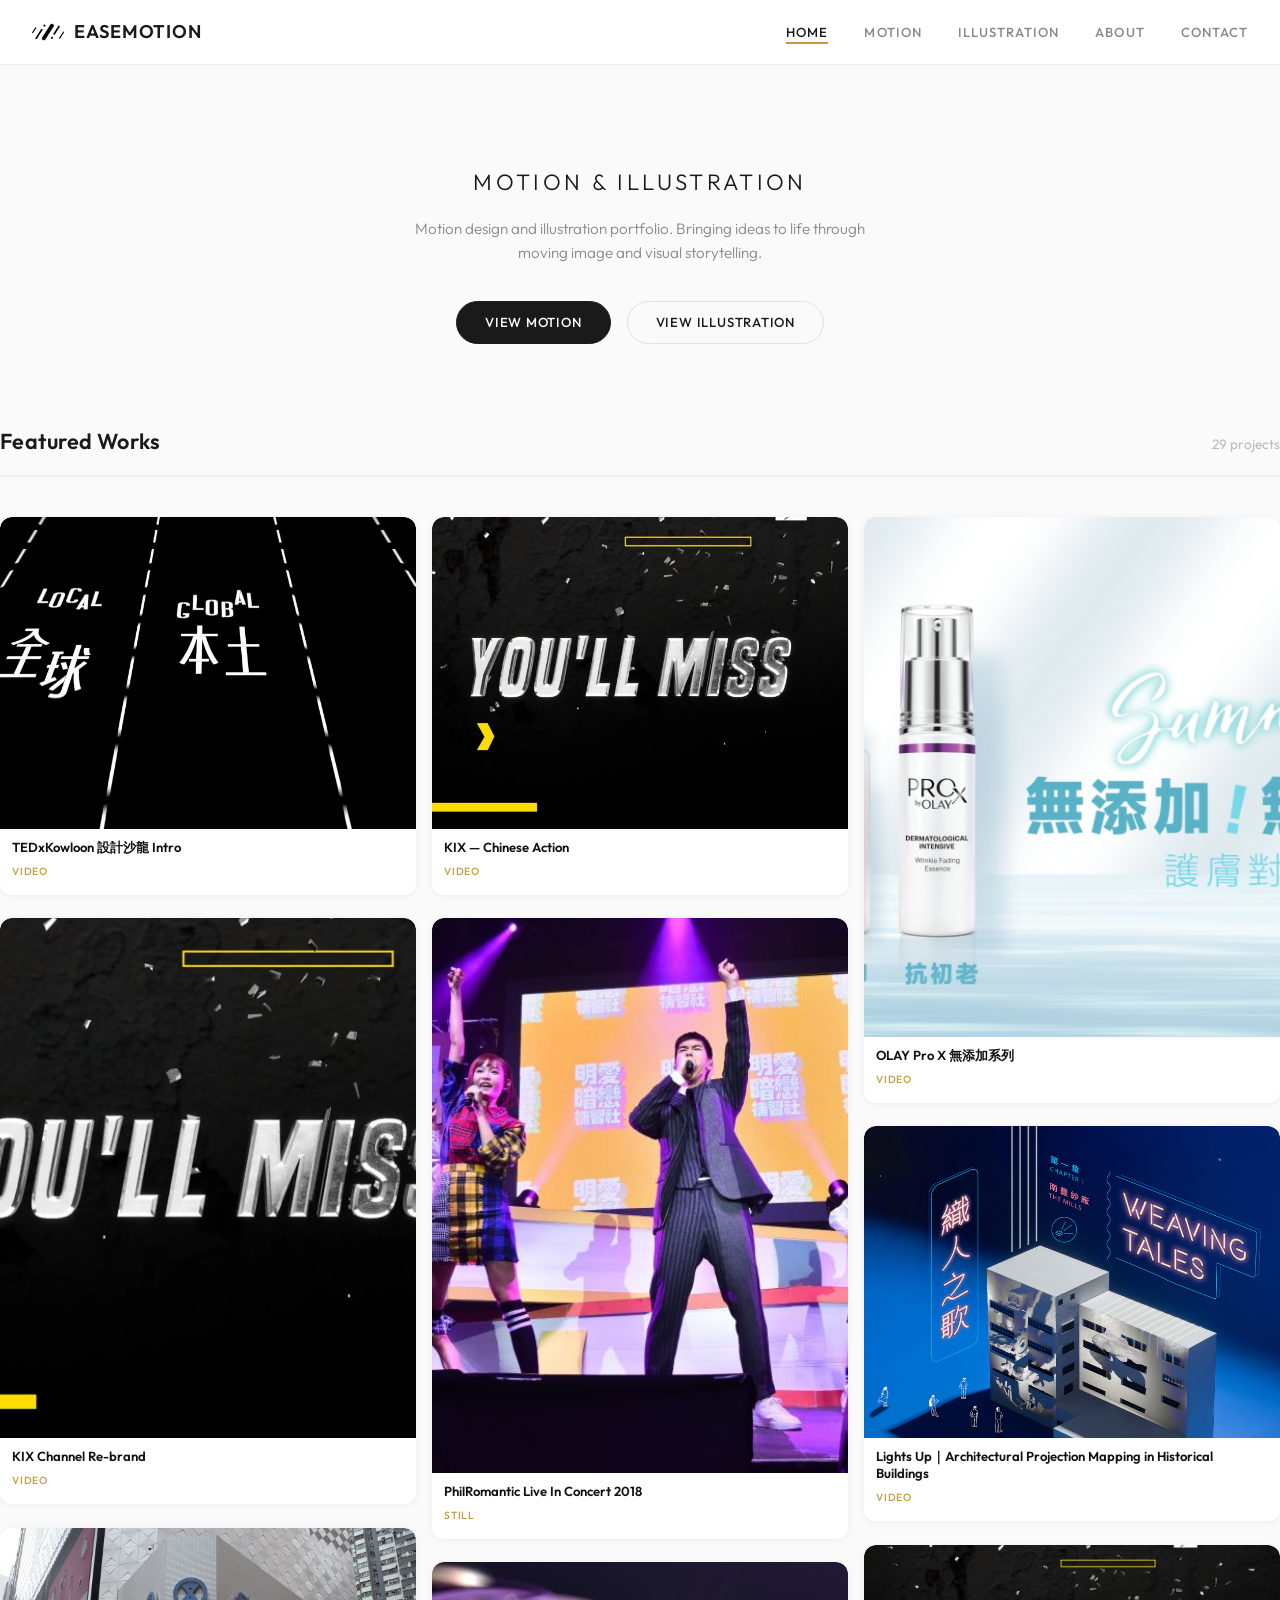
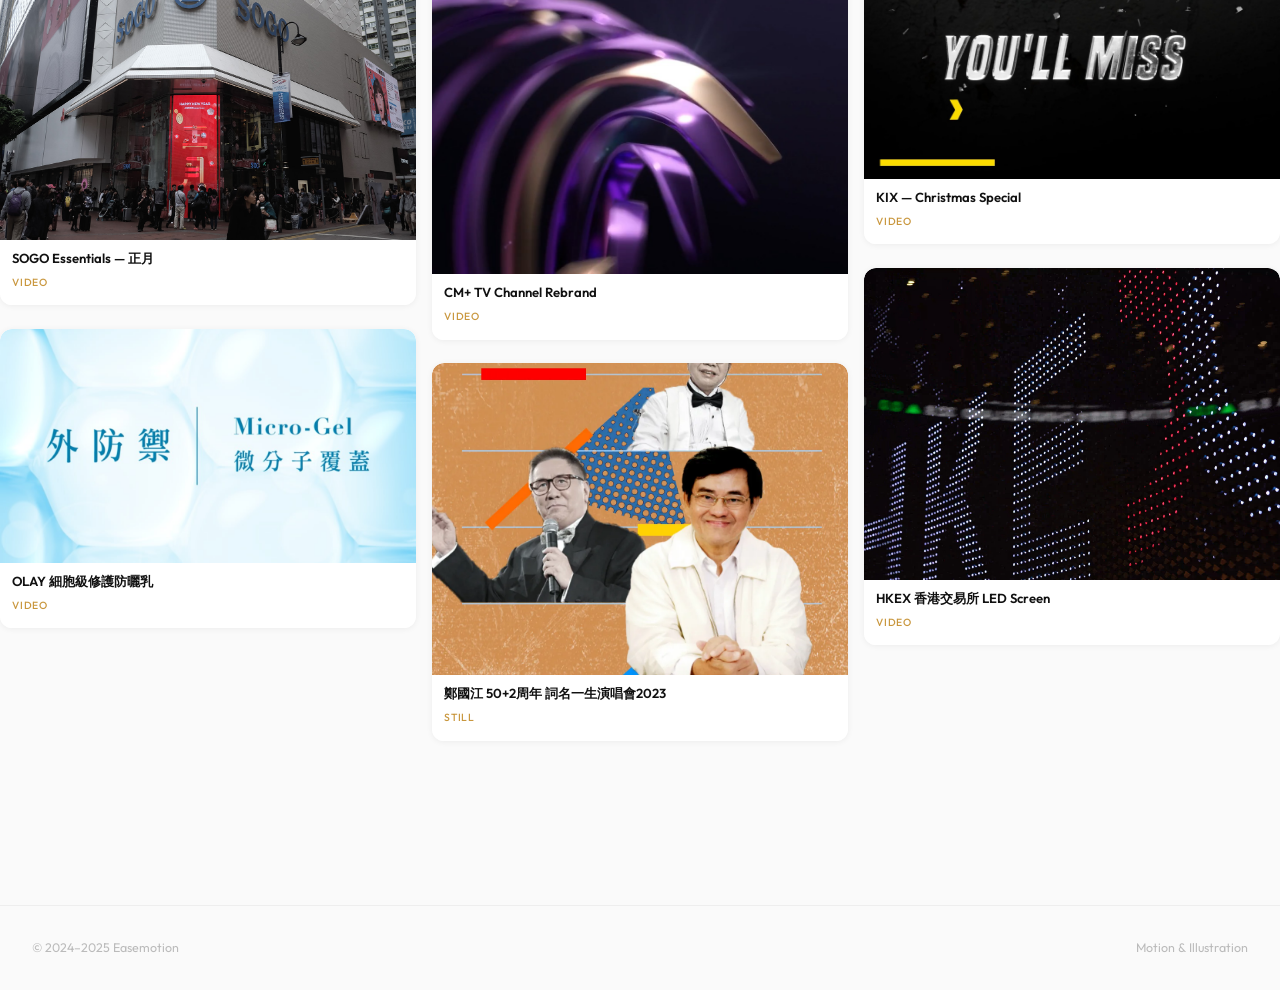
<file: index.html>
<!DOCTYPE html>
<html lang="en">
<head>
    <meta charset="UTF-8" />
    <meta name="viewport" content="width=device-width, initial-scale=1" />
    <title>Easemotion — Motion &amp; Illustration</title>
    <link rel="preconnect" href="https://fonts.googleapis.com" />
    <link rel="preconnect" href="https://fonts.gstatic.com" crossorigin />
    <link href="https://fonts.googleapis.com/css2?family=Outfit:wght@200;300;400;500;600;700&display=swap" rel="stylesheet" />
    <link rel="stylesheet" href="css/style.css" />
    <link rel="icon" href="images/logo.png" />
</head>
<body>

<header class="site-header">
    <div class="header-inner">
        <a href="index.html" class="logo">
            <img src="images/logo.png" alt="Easemotion" />
            <span class="logo-text">Easemotion</span>
        </a>
        <button class="menu-toggle" aria-label="Menu">☰</button>
        <nav>
            <ul class="nav-links">
                <li><a class="active" href="index.html">Home</a></li>
<li><a href="motion.html">Motion</a></li>
<li><a href="illustration.html">Illustration</a></li>
<li><a href="about.html">About</a></li>
<li><a href="contact.html">Contact</a></li>

            </ul>
        </nav>
    </div>
</header>

<main>
    <section class="hero">
        <div class="tagline">Motion &amp; Illustration</div>
        <p>Motion design and illustration portfolio. Bringing ideas to life through moving image and visual storytelling.</p>
        <div class="hero-links">
            <a href="motion.html" class="btn btn-primary">View Motion</a>
            <a href="illustration.html" class="btn">View Illustration</a>
        </div>
    </section>

    <section class="container page-section">
        <div class="section-header">
            <h2>Featured Works</h2>
            <span class="count">29 projects</span>
        </div>
        <div class="project-grid" id="home-grid">
            <!-- Randomly populated by JS -->
        </div>
    </section>
</main>
<script src="data/projects.json" id="projects-data"></script>
<footer class="site-footer">
    <div class="footer-inner">
        <span>&copy; 2024–2025 Easemotion</span>
        <span>Motion &amp; Illustration</span>
    </div>
</footer>

<div class="lightbox" id="lightbox">
    <button class="lightbox-close">&times;</button>
    <button class="lightbox-nav lightbox-prev">‹</button>
    <button class="lightbox-nav lightbox-next">›</button>
    <div class="lightbox-content" id="lb-content"></div>
    <div class="lightbox-counter"></div>
    <div class="lightbox-title"></div>
</div>

<script src="js/home.js"></script>
<script src="js/main.js"></script>
</body>
</html>
</file>
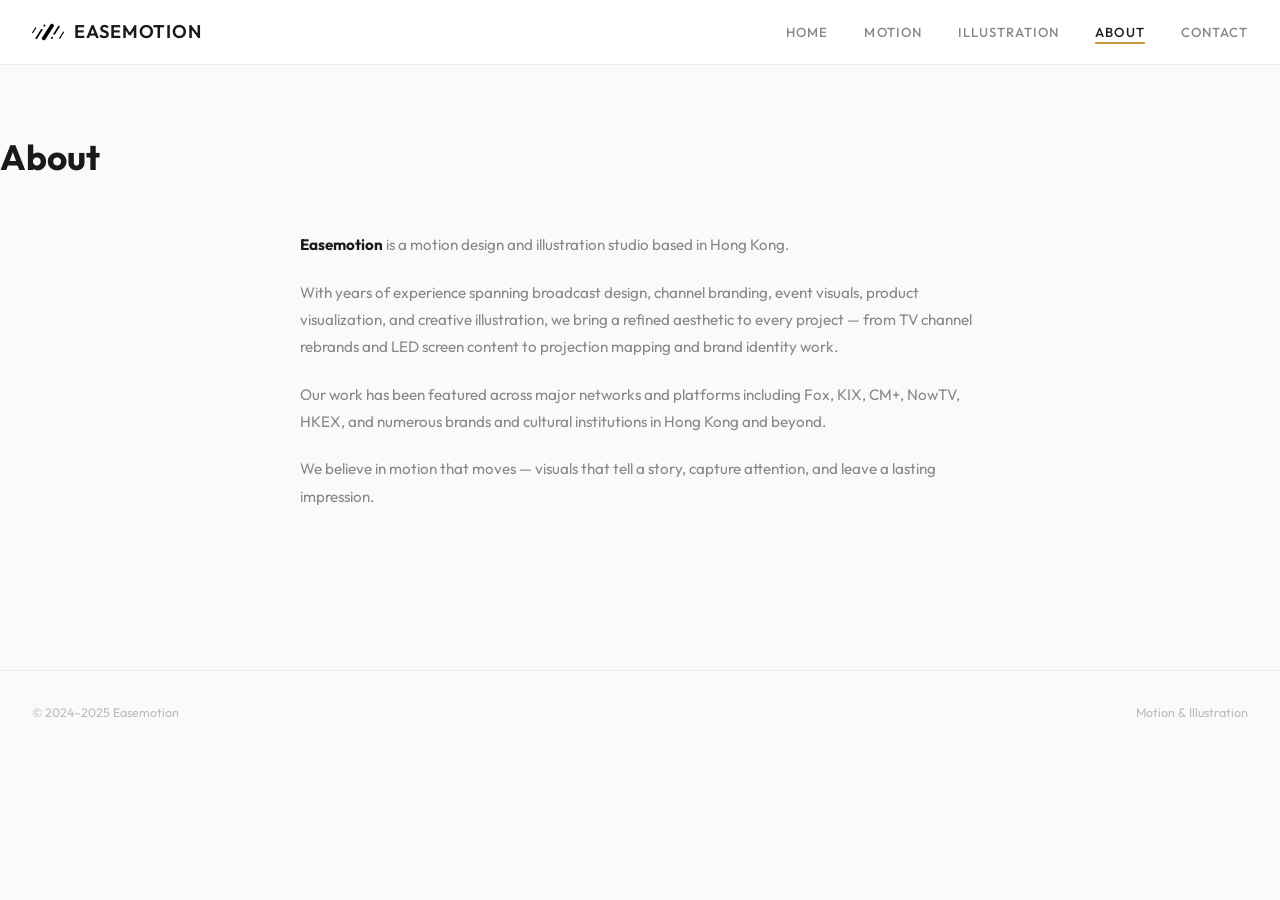
<file: about.html>
<!DOCTYPE html>
<html lang="en">
<head>
    <meta charset="UTF-8" />
    <meta name="viewport" content="width=device-width, initial-scale=1" />
    <title>Easemotion — Motion &amp; Illustration</title>
    <link rel="preconnect" href="https://fonts.googleapis.com" />
    <link rel="preconnect" href="https://fonts.gstatic.com" crossorigin />
    <link href="https://fonts.googleapis.com/css2?family=Outfit:wght@200;300;400;500;600;700&display=swap" rel="stylesheet" />
    <link rel="stylesheet" href="css/style.css" />
    <link rel="icon" href="images/logo.png" />
</head>
<body>

<header class="site-header">
    <div class="header-inner">
        <a href="index.html" class="logo">
            <img src="images/logo.png" alt="Easemotion" />
            <span class="logo-text">Easemotion</span>
        </a>
        <button class="menu-toggle" aria-label="Menu">☰</button>
        <nav>
            <ul class="nav-links">
                <li><a href="index.html">Home</a></li>
<li><a href="motion.html">Motion</a></li>
<li><a href="illustration.html">Illustration</a></li>
<li><a class="active" href="about.html">About</a></li>
<li><a href="contact.html">Contact</a></li>

            </ul>
        </nav>
    </div>
</header>

<main>
    <section class="page-header container">
        <h1>About</h1>
    </section>

    <section class="container page-section">
        <div class="about-content">
            <p><strong>Easemotion</strong> is a motion design and illustration studio based in Hong Kong.</p>
            <p>With years of experience spanning broadcast design, channel branding, event visuals, product visualization, and creative illustration, we bring a refined aesthetic to every project — from TV channel rebrands and LED screen content to projection mapping and brand identity work.</p>
            <p>Our work has been featured across major networks and platforms including Fox, KIX, CM+, NowTV, HKEX, and numerous brands and cultural institutions in Hong Kong and beyond.</p>
            <p>We believe in motion that moves — visuals that tell a story, capture attention, and leave a lasting impression.</p>
        </div>
    </section>
</main>

<footer class="site-footer">
    <div class="footer-inner">
        <span>&copy; 2024–2025 Easemotion</span>
        <span>Motion &amp; Illustration</span>
    </div>
</footer>

<div class="lightbox" id="lightbox">
    <button class="lightbox-close">&times;</button>
    <button class="lightbox-nav lightbox-prev">‹</button>
    <button class="lightbox-nav lightbox-next">›</button>
    <div class="lightbox-content" id="lb-content"></div>
    <div class="lightbox-counter"></div>
    <div class="lightbox-title"></div>
</div>

<script src="js/main.js"></script>
</body>
</html>
</file>
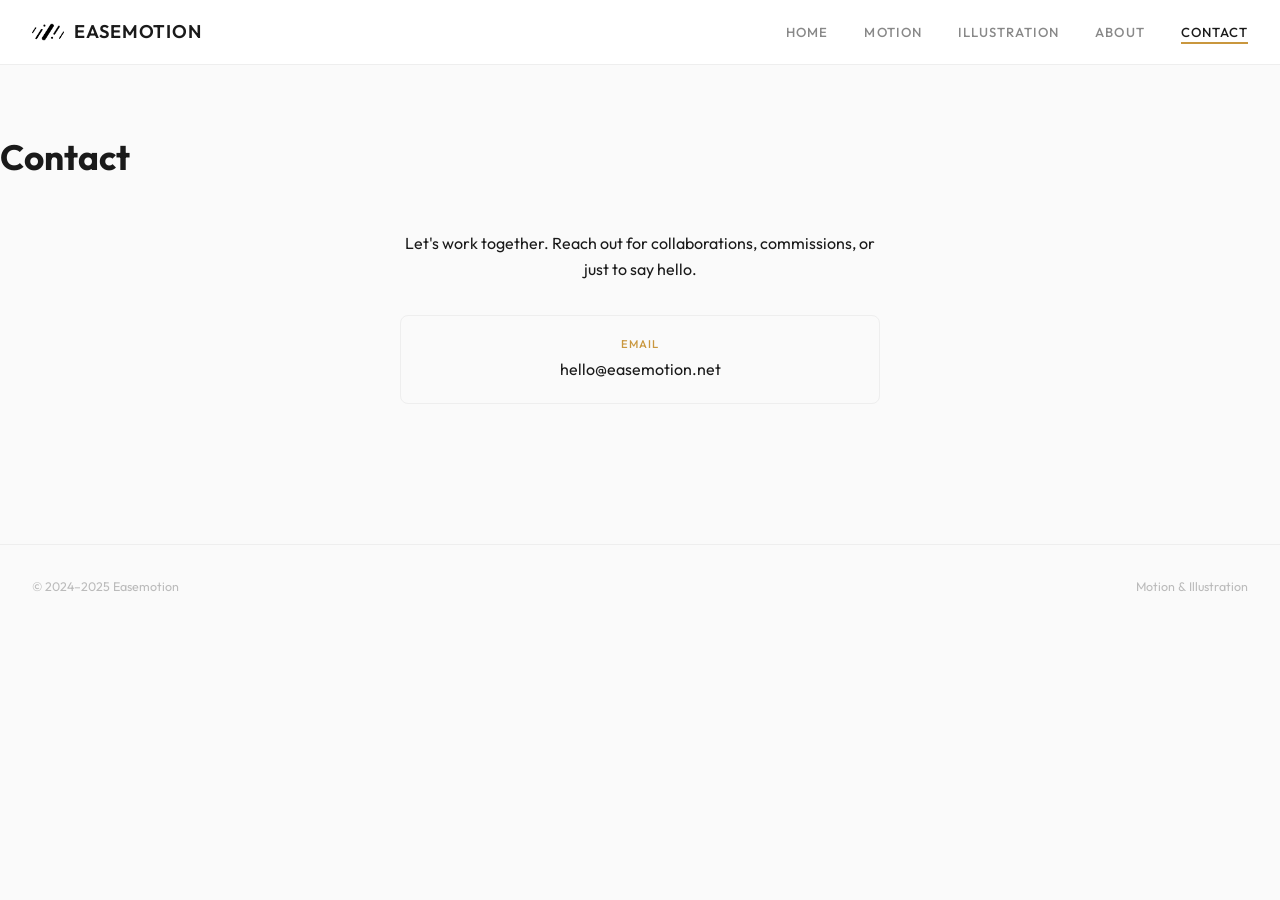
<file: contact.html>
<!DOCTYPE html>
<html lang="en">
<head>
    <meta charset="UTF-8" />
    <meta name="viewport" content="width=device-width, initial-scale=1" />
    <title>Easemotion — Motion &amp; Illustration</title>
    <link rel="preconnect" href="https://fonts.googleapis.com" />
    <link rel="preconnect" href="https://fonts.gstatic.com" crossorigin />
    <link href="https://fonts.googleapis.com/css2?family=Outfit:wght@200;300;400;500;600;700&display=swap" rel="stylesheet" />
    <link rel="stylesheet" href="css/style.css" />
    <link rel="icon" href="images/logo.png" />
</head>
<body>

<header class="site-header">
    <div class="header-inner">
        <a href="index.html" class="logo">
            <img src="images/logo.png" alt="Easemotion" />
            <span class="logo-text">Easemotion</span>
        </a>
        <button class="menu-toggle" aria-label="Menu">☰</button>
        <nav>
            <ul class="nav-links">
                <li><a href="index.html">Home</a></li>
<li><a href="motion.html">Motion</a></li>
<li><a href="illustration.html">Illustration</a></li>
<li><a href="about.html">About</a></li>
<li><a class="active" href="contact.html">Contact</a></li>

            </ul>
        </nav>
    </div>
</header>

<main>
    <section class="page-header container">
        <h1>Contact</h1>
    </section>

    <section class="container page-section">
        <div class="contact-content">
            <p>Let's work together. Reach out for collaborations, commissions, or just to say hello.</p>
            <div class="contact-methods">
                <div class="contact-item">
                    <div class="label">Email</div>
                    <div class="value"><a href="mailto:hello@easemotion.net">hello@easemotion.net</a></div>
                </div>
            </div>
        </div>
    </section>
</main>

<footer class="site-footer">
    <div class="footer-inner">
        <span>&copy; 2024–2025 Easemotion</span>
        <span>Motion &amp; Illustration</span>
    </div>
</footer>

<div class="lightbox" id="lightbox">
    <button class="lightbox-close">&times;</button>
    <button class="lightbox-nav lightbox-prev">‹</button>
    <button class="lightbox-nav lightbox-next">›</button>
    <div class="lightbox-content" id="lb-content"></div>
    <div class="lightbox-counter"></div>
    <div class="lightbox-title"></div>
</div>

<script src="js/main.js"></script>
</body>
</html>
</file>
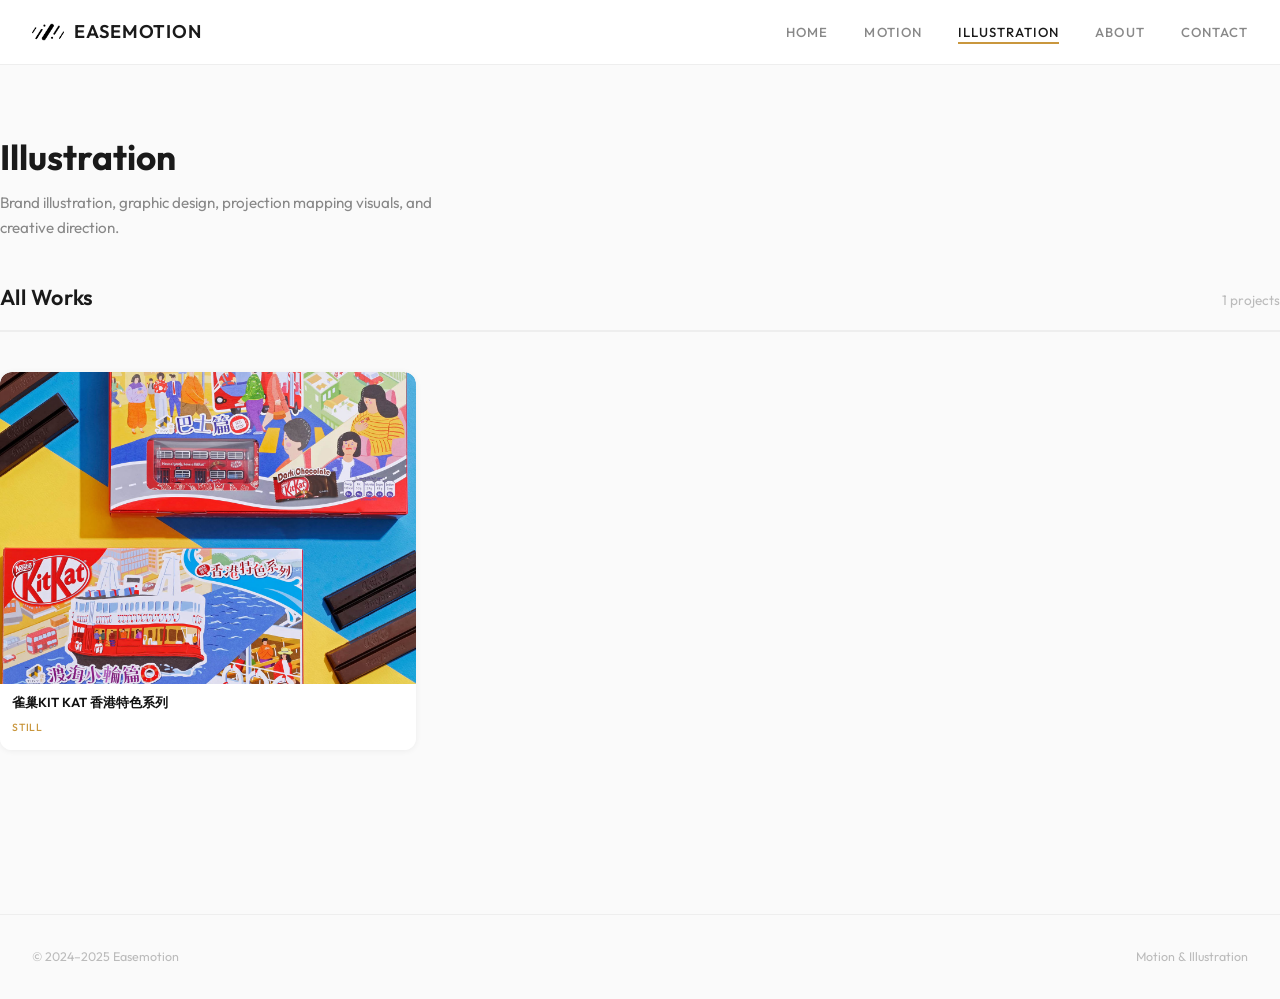
<file: illustration.html>
<!DOCTYPE html>
<html lang="en">
<head>
    <meta charset="UTF-8" />
    <meta name="viewport" content="width=device-width, initial-scale=1" />
    <title>Easemotion — Motion &amp; Illustration</title>
    <link rel="preconnect" href="https://fonts.googleapis.com" />
    <link rel="preconnect" href="https://fonts.gstatic.com" crossorigin />
    <link href="https://fonts.googleapis.com/css2?family=Outfit:wght@200;300;400;500;600;700&display=swap" rel="stylesheet" />
    <link rel="stylesheet" href="css/style.css" />
    <link rel="icon" href="images/logo.png" />
</head>
<body>

<header class="site-header">
    <div class="header-inner">
        <a href="index.html" class="logo">
            <img src="images/logo.png" alt="Easemotion" />
            <span class="logo-text">Easemotion</span>
        </a>
        <button class="menu-toggle" aria-label="Menu">☰</button>
        <nav>
            <ul class="nav-links">
                <li><a href="index.html">Home</a></li>
<li><a href="motion.html">Motion</a></li>
<li><a class="active" href="illustration.html">Illustration</a></li>
<li><a href="about.html">About</a></li>
<li><a href="contact.html">Contact</a></li>

            </ul>
        </nav>
    </div>
</header>

<main>
    <section class="page-header container">
        <h1>Illustration</h1>
        <p>Brand illustration, graphic design, projection mapping visuals, and creative direction.</p>
    </section>

    <section class="container page-section">
        <div class="section-header">
            <h2>All Works</h2>
            <span class="count">1 projects</span>
        </div>
        <div class="project-grid">
            <a href="project.html?id=kitkat" class="project-card">
    <div class="thumb-wrap">
        <img src="images/projects/kitkat/kitkat 01.jpg" alt="雀巢KIT KAT 香港特色系列" loading="lazy" />
        
    </div>
    <div class="overlay">
        <h3>雀巢KIT KAT 香港特色系列</h3>
        <span class="label">Still</span>
    </div>
</a>
        </div>
    </section>
</main>

<footer class="site-footer">
    <div class="footer-inner">
        <span>&copy; 2024–2025 Easemotion</span>
        <span>Motion &amp; Illustration</span>
    </div>
</footer>

<div class="lightbox" id="lightbox">
    <button class="lightbox-close">&times;</button>
    <button class="lightbox-nav lightbox-prev">‹</button>
    <button class="lightbox-nav lightbox-next">›</button>
    <div class="lightbox-content" id="lb-content"></div>
    <div class="lightbox-counter"></div>
    <div class="lightbox-title"></div>
</div>

<script src="js/main.js"></script>
</body>
</html>
</file>
<file: css/style.css>
/* =====================================
   Easemotion — Motion & Illustration
   White · Masonry · Rounded
   ===================================== */

:root {
  --bg: #fafafa;
  --bg2: #ffffff;
  --bg3: #f2f2f2;
  --text: #1a1a1a;
  --text-dim: #888;
  --text-muted: #bbb;
  --border: #e0e0e0;
  --border-light: #eee;
  --accent: #c9973e;
  --shadow: 0 1px 6px rgba(0,0,0,0.06);
  --shadow-hover: 0 6px 24px rgba(0,0,0,0.1);
  --radius: 12px;
  --radius-sm: 8px;
  --font: 'Outfit', sans-serif;
  --max-w: 1400px;
}

* { margin: 0; padding: 0; box-sizing: border-box; }

html { scroll-behavior: smooth; }

body {
  font-family: var(--font);
  background: var(--bg);
  color: var(--text);
  line-height: 1.6;
  -webkit-font-smoothing: antialiased;
}

a { color: var(--text); text-decoration: none; }
a:hover { color: var(--accent); }

::selection { background: rgba(201, 151, 62, 0.2); }

/* Containers */
.container {
  max-width: var(--max-w);
  margin: 0 auto;
  padding: 0 32px;
}

/* ============ HEADER ============ */
.site-header {
  background: var(--bg2);
  border-bottom: 1px solid var(--border-light);
  padding: 0;
  position: sticky;
  top: 0;
  z-index: 100;
}

.header-inner {
  display: flex;
  align-items: center;
  justify-content: space-between;
  max-width: var(--max-w);
  margin: 0 auto;
  padding: 16px 32px;
}

.logo {
  display: flex;
  align-items: center;
  gap: 10px;
}

.logo img {
  height: 32px;
  width: auto;
}

.logo-text {
  font-size: 1.15rem;
  font-weight: 600;
  letter-spacing: 0.04em;
  text-transform: uppercase;
  color: var(--text);
}

.nav-links {
  display: flex;
  gap: 36px;
  list-style: none;
}

.nav-links a {
  font-size: 0.82rem;
  font-weight: 500;
  letter-spacing: 0.08em;
  text-transform: uppercase;
  color: var(--text-dim);
  transition: color 0.2s;
  position: relative;
}

.nav-links a::after {
  content: '';
  position: absolute;
  bottom: -4px;
  left: 0;
  width: 0;
  height: 2px;
  background: var(--accent);
  transition: width 0.25s;
}

.nav-links a:hover::after,
.nav-links a.active::after {
  width: 100%;
}

.nav-links a:hover,
.nav-links a.active {
  color: var(--text);
}

.menu-toggle {
  display: none;
  background: none;
  border: none;
  color: var(--text);
  font-size: 1.4rem;
  cursor: pointer;
  padding: 4px;
}

/* ============ HERO ============ */
.hero {
  padding: 100px 0 80px;
  text-align: center;
}

.hero h1 {
  font-size: 3.5rem;
  font-weight: 300;
  letter-spacing: -0.01em;
  margin-bottom: 12px;
  line-height: 1.1;
}

.hero .tagline {
  font-size: 1.4rem;
  color: var(--text);
  font-weight: 300;
  letter-spacing: 0.15em;
  text-transform: uppercase;
  margin-bottom: 16px;
}

.hero p {
  font-size: 0.95rem;
  font-weight: 300;
  color: var(--text-dim);
  max-width: 500px;
  margin: 0 auto 36px;
}

.hero-links {
  display: flex;
  gap: 16px;
  justify-content: center;
  flex-wrap: wrap;
}

.btn {
  display: inline-flex;
  align-items: center;
  gap: 8px;
  padding: 10px 28px;
  border: 1px solid var(--border);
  border-radius: 100px;
  font-family: var(--font);
  font-size: 0.82rem;
  font-weight: 500;
  letter-spacing: 0.06em;
  text-transform: uppercase;
  color: var(--text);
  transition: all 0.25s;
  cursor: pointer;
}

.btn:hover {
  border-color: var(--accent);
  color: var(--accent);
  transform: translateY(-1px);
}

.btn-primary {
  background: var(--text);
  border-color: var(--text);
  color: var(--bg2);
}

.btn-primary:hover {
  background: var(--accent);
  border-color: var(--accent);
  color: #fff;
}

/* ============ SECTION HEADER ============ */
.section-header {
  display: flex;
  align-items: baseline;
  justify-content: space-between;
  margin-bottom: 40px;
  padding-bottom: 16px;
  border-bottom: 2px solid var(--border-light);
}

.section-header h2 {
  font-size: 1.35rem;
  font-weight: 600;
  letter-spacing: 0.02em;
}

.section-header .count {
  color: var(--text-muted);
  font-size: 0.85rem;
}

/* ============ MASONRY GRID ============ */
.project-grid {
  column-count: 3;
  column-gap: 16px;
  padding: 0;
}

@media (max-width: 1024px) {
  .project-grid { column-count: 2; }
}
@media (max-width: 640px) {
  .project-grid { column-count: 1; }
}

.project-card {
  break-inside: avoid-column;
  -webkit-column-break-inside: avoid;
  page-break-inside: avoid;
  margin-bottom: 16px;
  background: var(--bg2);
  border-radius: var(--radius);
  overflow: hidden;
  cursor: pointer;
  transition: transform 0.3s, box-shadow 0.3s;
  box-shadow: var(--shadow);
  position: relative;
  display: inline-block;
  width: 100%;
  color: inherit;
  text-decoration: none;
}

.project-card:hover {
  transform: translateY(-4px);
  box-shadow: var(--shadow-hover);
}

.project-card .thumb-wrap {
  width: 100%;
  overflow: hidden;
  position: relative;
  background: var(--bg3);
}

.project-card .thumb-wrap img {
  width: 100%;
  display: block;
  transition: transform 0.4s;
}

.project-card:hover .thumb-wrap img {
  transform: scale(1.05);
}

/* Force base aspect, then vary */
.project-card .thumb-wrap {
  aspect-ratio: 4 / 3;
  overflow: hidden;
  border-radius: var(--radius) var(--radius) 0 0;
}

.project-card .thumb-wrap img {
  width: 100%;
  height: 100%;
  object-fit: cover;
  display: block;
}

.project-card.short .thumb-wrap {
  aspect-ratio: 16 / 9;
}

.project-card.tall .thumb-wrap {
  aspect-ratio: 4 / 5;
}

.project-card.xl .thumb-wrap {
  aspect-ratio: 3 / 4;
}

.project-card .overlay {
  padding: 10px 12px 12px;
  background: #fff;
}

.project-card .overlay h3 {
  font-size: 0.82rem;
  font-weight: 600;
  margin-bottom: 1px;
  line-height: 1.3;
  color: #111;
}

.project-card .overlay .label {
  font-size: 0.65rem;
  color: var(--accent);
  letter-spacing: 0.08em;
  text-transform: uppercase;
  font-weight: 500;
}

.play-indicator {
  position: absolute;
  top: 50%;
  left: 50%;
  transform: translate(-50%, -50%);
  width: 48px;
  height: 48px;
  background: rgba(255,255,255,0.95);
  border-radius: 50%;
  display: flex;
  align-items: center;
  justify-content: center;
  opacity: 0;
  transition: opacity 0.3s, transform 0.3s;
  box-shadow: 0 2px 8px rgba(0,0,0,0.15);
}

.project-card:hover .play-indicator {
  opacity: 1;
  transform: translate(-50%, -50%) scale(1.05);
}

.play-indicator::after {
  content: '';
  border-left: 14px solid var(--text);
  border-top: 9px solid transparent;
  border-bottom: 9px solid transparent;
  margin-left: 4px;
}

/* ============ PAGE HEADER ============ */
.page-header {
  padding: 64px 0 40px;
}

.page-header h1 {
  font-size: 2.2rem;
  font-weight: 700;
  margin-bottom: 6px;
}

.page-header p {
  color: var(--text-dim);
  font-size: 0.95rem;
  max-width: 480px;
}

.page-section {
  padding: 0 0 80px;
}

/* ============ ABOUT PAGE ============ */
.about-content {
  max-width: 680px;
  margin: 0 auto;
}

.about-content p {
  font-size: 0.95rem;
  line-height: 1.8;
  color: var(--text-dim);
  margin-bottom: 20px;
}

.about-content p strong {
  color: var(--text);
}

/* ============ CONTACT PAGE ============ */
.contact-content {
  max-width: 480px;
  margin: 0 auto;
  text-align: center;
}

.contact-methods {
  display: flex;
  flex-direction: column;
  gap: 16px;
  margin-top: 32px;
}

.contact-item {
  padding: 20px 24px;
  border: 1px solid var(--border-light);
  border-radius: var(--radius-sm);
  transition: border-color 0.2s, box-shadow 0.2s;
}

.contact-item:hover {
  border-color: var(--accent);
  box-shadow: var(--shadow);
}

.contact-item .label {
  font-size: 0.7rem;
  color: var(--accent);
  letter-spacing: 0.1em;
  text-transform: uppercase;
  margin-bottom: 4px;
  font-weight: 500;
}

.contact-item .value {
  font-size: 1rem;
  color: var(--text);
}

.contact-item .value a {
  color: var(--text);
}

.contact-item .value a:hover {
  color: var(--accent);
}

/* ============ LIGHTBOX ============ */
.lightbox {
  display: none;
  position: fixed;
  top: 0;
  left: 0;
  width: 100%;
  height: 100%;
  background: rgba(0,0,0,0.92);
  z-index: 1000;
  justify-content: center;
  align-items: center;
  padding: 40px;
  backdrop-filter: blur(4px);
}

.lightbox.active {
  display: flex;
}

.lightbox-close {
  position: absolute;
  top: 20px;
  right: 28px;
  font-size: 2rem;
  color: rgba(255,255,255,0.6);
  cursor: pointer;
  background: none;
  border: none;
  font-family: var(--font);
  transition: color 0.2s;
  z-index: 10;
  line-height: 1;
}

.lightbox-close:hover {
  color: #fff;
}

.lightbox-video {
  width: 100%;
  max-width: 960px;
  aspect-ratio: 16 / 9;
  border: none;
  border-radius: var(--radius-sm);
}

.lightbox-image {
  max-width: 90vw;
  max-height: 85vh;
  object-fit: contain;
  border-radius: var(--radius-sm);
}

.lightbox-nav {
  position: absolute;
  top: 50%;
  transform: translateY(-50%);
  background: rgba(255,255,255,0.08);
  border: none;
  color: rgba(255,255,255,0.6);
  font-size: 2rem;
  cursor: pointer;
  padding: 12px 16px;
  transition: all 0.2s;
  z-index: 10;
  border-radius: var(--radius-sm);
}

.lightbox-nav:hover {
  background: rgba(255,255,255,0.15);
  color: #fff;
}
.lightbox-prev { left: 16px; }
.lightbox-next { right: 16px; }

.lightbox-title {
  position: absolute;
  bottom: 24px;
  left: 50%;
  transform: translateX(-50%);
  font-size: 0.85rem;
  color: rgba(255,255,255,0.5);
  text-align: center;
}

.lightbox-counter {
  position: absolute;
  top: 24px;
  left: 28px;
  font-size: 0.8rem;
  color: rgba(255,255,255,0.4);
  font-weight: 500;
}

/* ============ FOOTER ============ */
.site-footer {
  border-top: 1px solid var(--border-light);
  padding: 32px 0;
  margin-top: 60px;
}

.footer-inner {
  display: flex;
  justify-content: space-between;
  align-items: center;
  max-width: var(--max-w);
  margin: 0 auto;
  padding: 0 32px;
  font-size: 0.78rem;
  color: var(--text-muted);
}

/* ============ RESPONSIVE ============ */
@media (max-width: 768px) {
  .menu-toggle { display: block; }

  .nav-links {
    display: none;
    position: absolute;
    top: 100%;
    left: 0;
    right: 0;
    flex-direction: column;
    background: var(--bg2);
    border-bottom: 1px solid var(--border-light);
    padding: 16px 32px;
    gap: 14px;
    box-shadow: var(--shadow);
  }

  .nav-links.open { display: flex; }

  .hero { padding: 64px 0 48px; }
  .hero h1 { font-size: 2.2rem; }
  .hero .tagline { font-size: 0.95rem; }

  .page-header { padding: 48px 0 32px; }
  .page-header h1 { font-size: 1.6rem; }

  .section-header {
    flex-direction: column;
    gap: 4px;
  }

  .container { padding: 0 20px; }
  .header-inner { padding: 14px 20px; }
  .footer-inner { padding: 0 20px; }

  .lightbox { padding: 16px; }
  .lightbox-nav { font-size: 1.5rem; padding: 8px 12px; }
}

@media (max-width: 480px) {
  .hero h1 { font-size: 1.7rem; }
  .btn { padding: 8px 20px; font-size: 0.75rem; }
  .project-card .overlay { padding: 10px 12px 12px; }
  .project-card .overlay h3 { font-size: 0.8rem; }
}
</file>
